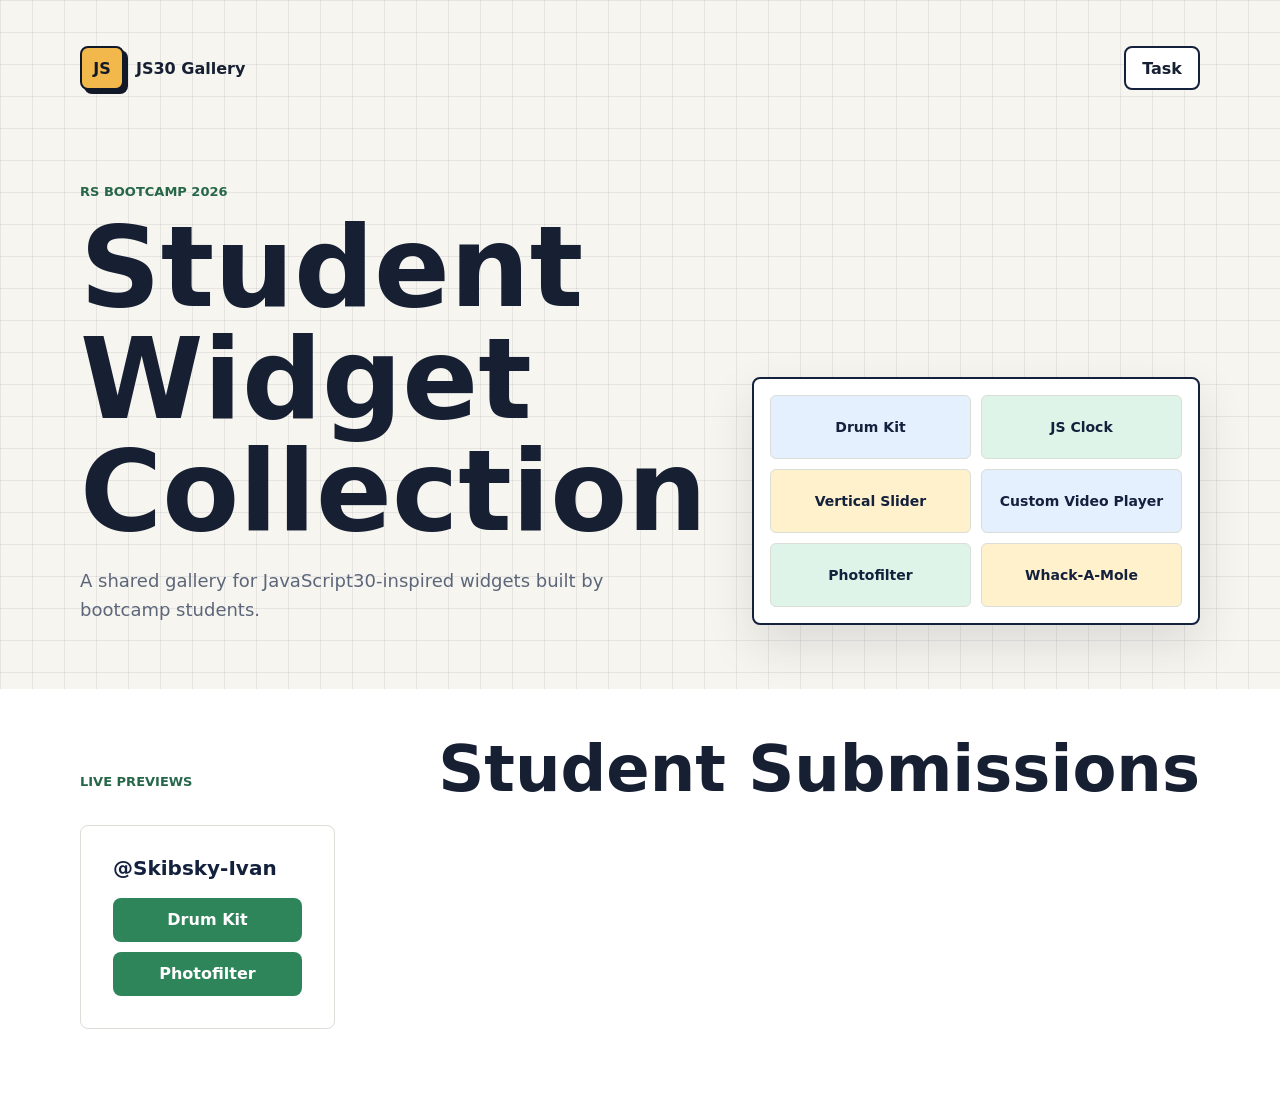
<file: index.html>
<!doctype html>
<html lang="en">
  <head>
    <meta charset="UTF-8" />
    <meta name="viewport" content="width=device-width, initial-scale=1.0" />
    <title>JS30 Widget Gallery</title>
    <link rel="icon" type="image/svg+xml" href="favicon.svg" />
    <link rel="stylesheet" href="styles.css" />
  </head>

  <body>
    <header class="page-header">
      <nav class="topbar" aria-label="Primary navigation">
        <p class="brand" aria-label="JS30 Widget Gallery home">
          <span class="brand-mark" aria-hidden="true">JS</span>
          <span class="brand-text">JS30 Gallery</span>
        </p>
        <a
          class="task-link"
          href="https://github.com/rolling-scopes-school/tasks/blob/master/stage0.5%20Bootcamp/tasks/js30/js30.md">
          Task
        </a>
      </nav>

      <section class="hero" aria-labelledby="page-title">
        <div class="hero-copy">
          <p class="eyebrow">RS Bootcamp 2026</p>
          <h1 id="page-title">Student Widget Collection</h1>
          <p class="hero-text">
            A shared gallery for JavaScript30-inspired widgets built by bootcamp
            students.
          </p>
        </div>

        <div class="hero-panel" aria-label="Available widget types">
          <span>Drum Kit</span>
          <span>JS Clock</span>
          <span>Vertical Slider</span>
          <span>Custom Video Player</span>
          <span>Photofilter</span>
          <span>Whack-A-Mole</span>
        </div>
      </section>
    </header>

    <main class="page-main">
      <section class="gallery-section" aria-labelledby="gallery-title">
        <div class="section-heading">
          <p class="eyebrow">Live previews</p>
          <h2 id="gallery-title">Student Submissions</h2>
        </div>

        <div class="student-grid">
          <article class="student-card">
            <h3 class="student-name">@Skibsky-Ivan</h3>
            <div class="widget-links" aria-label="@Skibsky-Ivan widget links">
              <a class="widget-link" href="./widgets/drum-kit/">Drum Kit</a>
              <a class="widget-link" href="./widgets/photofilter/">Photofilter</a>
            </div>
          </article>
        </div>
      </section>
    </main>
  </body>
</html>
</file>
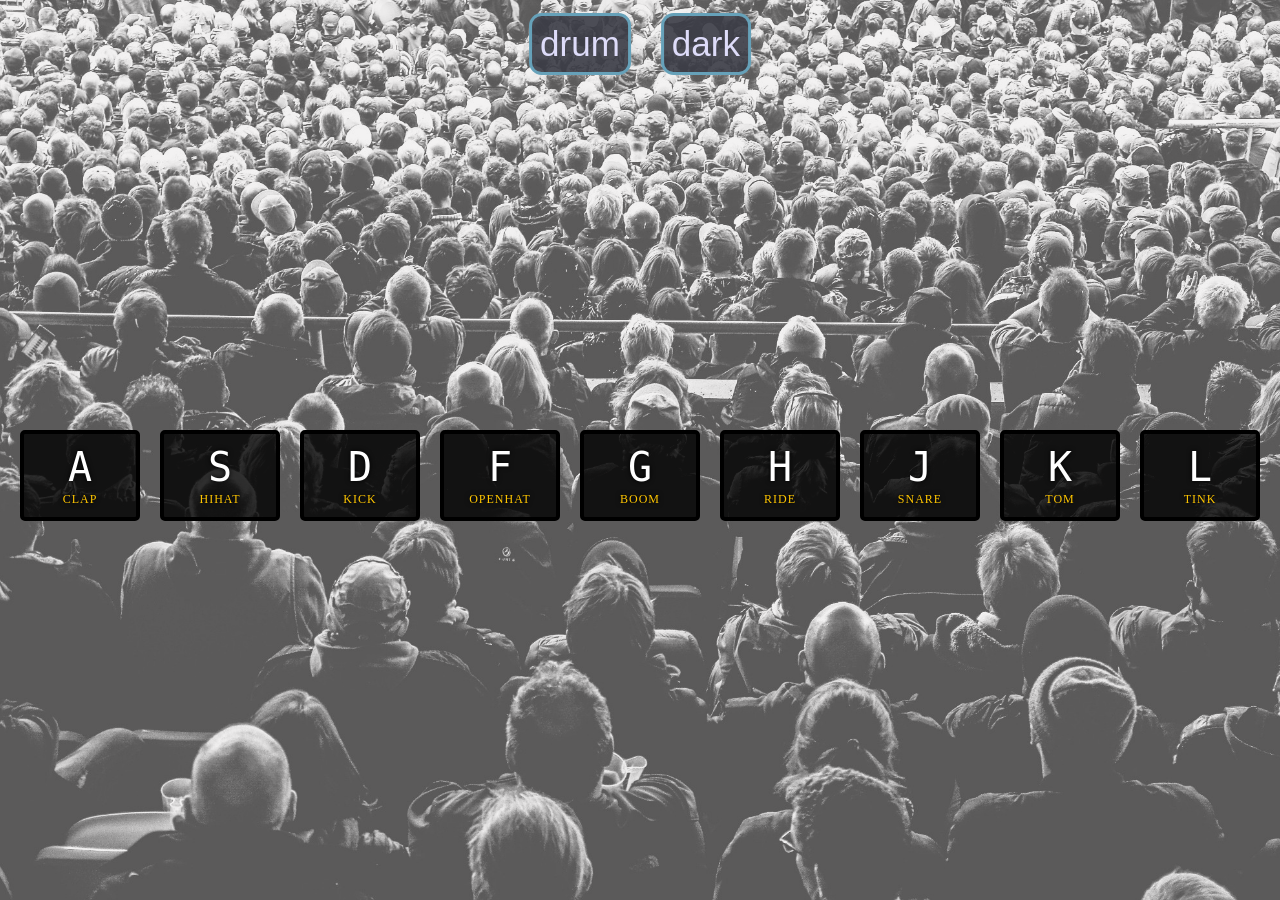
<file: widgets/drum-kit/index.html>
<!doctype html>
<html lang="en">
  <head>
    <meta charset="UTF-8" />
    <meta name="viewport" content="width=device-width, initial-scale=1.0" />
    <title>Drum Kit</title>
    <link rel="stylesheet" href="./styles.css" />
  </head>
  <body>
    <div class="panel">
      <button class="panel-button switch-instrument" data-instrument="drum">
        drum
      </button>
      <button class="panel-button theme-toggle">
        dark
      </button>
    </div>

    <div class="drum active keys-container">
      <div class="drum-key" data-key="a">
        <kbd>a</kbd><span class="sound">clap</span>
      </div>
      <div class="drum-key" data-key="s">
        <kbd>s</kbd><span class="sound">hihat</span>
      </div>
      <div class="drum-key" data-key="d">
        <kbd>d</kbd><span class="sound">kick</span>
      </div>
      <div class="drum-key" data-key="f">
        <kbd>f</kbd><span class="sound">openhat</span>
      </div>
      <div class="drum-key" data-key="g">
        <kbd>g</kbd><span class="sound">boom</span>
      </div>
      <div class="drum-key" data-key="h">
        <kbd>h</kbd><span class="sound">ride</span>
      </div>
      <div class="drum-key" data-key="j">
        <kbd>j</kbd><span class="sound">snare</span>
      </div>
      <div class="drum-key" data-key="k">
        <kbd>k</kbd><span class="sound">tom</span>
      </div>
      <div class="drum-key" data-key="l">
        <kbd>l</kbd><span class="sound">tink</span>
      </div>
    </div>

    <div class="piano keys-container">
      <!-- White keys -->
      <div data-key="a" class="piano-key white"><kbd>a</kbd></div>
      <div data-key="s" class="piano-key white"><kbd>s</kbd></div>
      <div data-key="d" class="piano-key white"><kbd>d</kbd></div>
      <div data-key="f" class="piano-key white"><kbd>f</kbd></div>
      <div data-key="g" class="piano-key white"><kbd>g</kbd></div>
      <div data-key="h" class="piano-key white"><kbd>h</kbd></div>
      <div data-key="j" class="piano-key white"><kbd>j</kbd></div>

      <!-- Black keys -->
      <div data-key="e" class="piano-key black black-e"><kbd>e</kbd></div>
      <div data-key="t" class="piano-key black black-t"><kbd>t</kbd></div>
      <div data-key="y" class="piano-key black black-y"><kbd>y</kbd></div>
      <div data-key="u" class="piano-key black black-u"><kbd>u</kbd></div>
    </div>

    <audio data-key="a"></audio>
    <audio data-key="s"></audio>
    <audio data-key="d"></audio>
    <audio data-key="f"></audio>
    <audio data-key="g"></audio>
    <audio data-key="h"></audio>
    <audio data-key="j"></audio>
    <audio data-key="k"></audio>
    <audio data-key="l"></audio>
    <audio data-key="e"></audio>
    <audio data-key="t"></audio>
    <audio data-key="y"></audio>
    <audio data-key="u"></audio>

    <script src="./script.js"></script>
  </body>
</html>
</file>
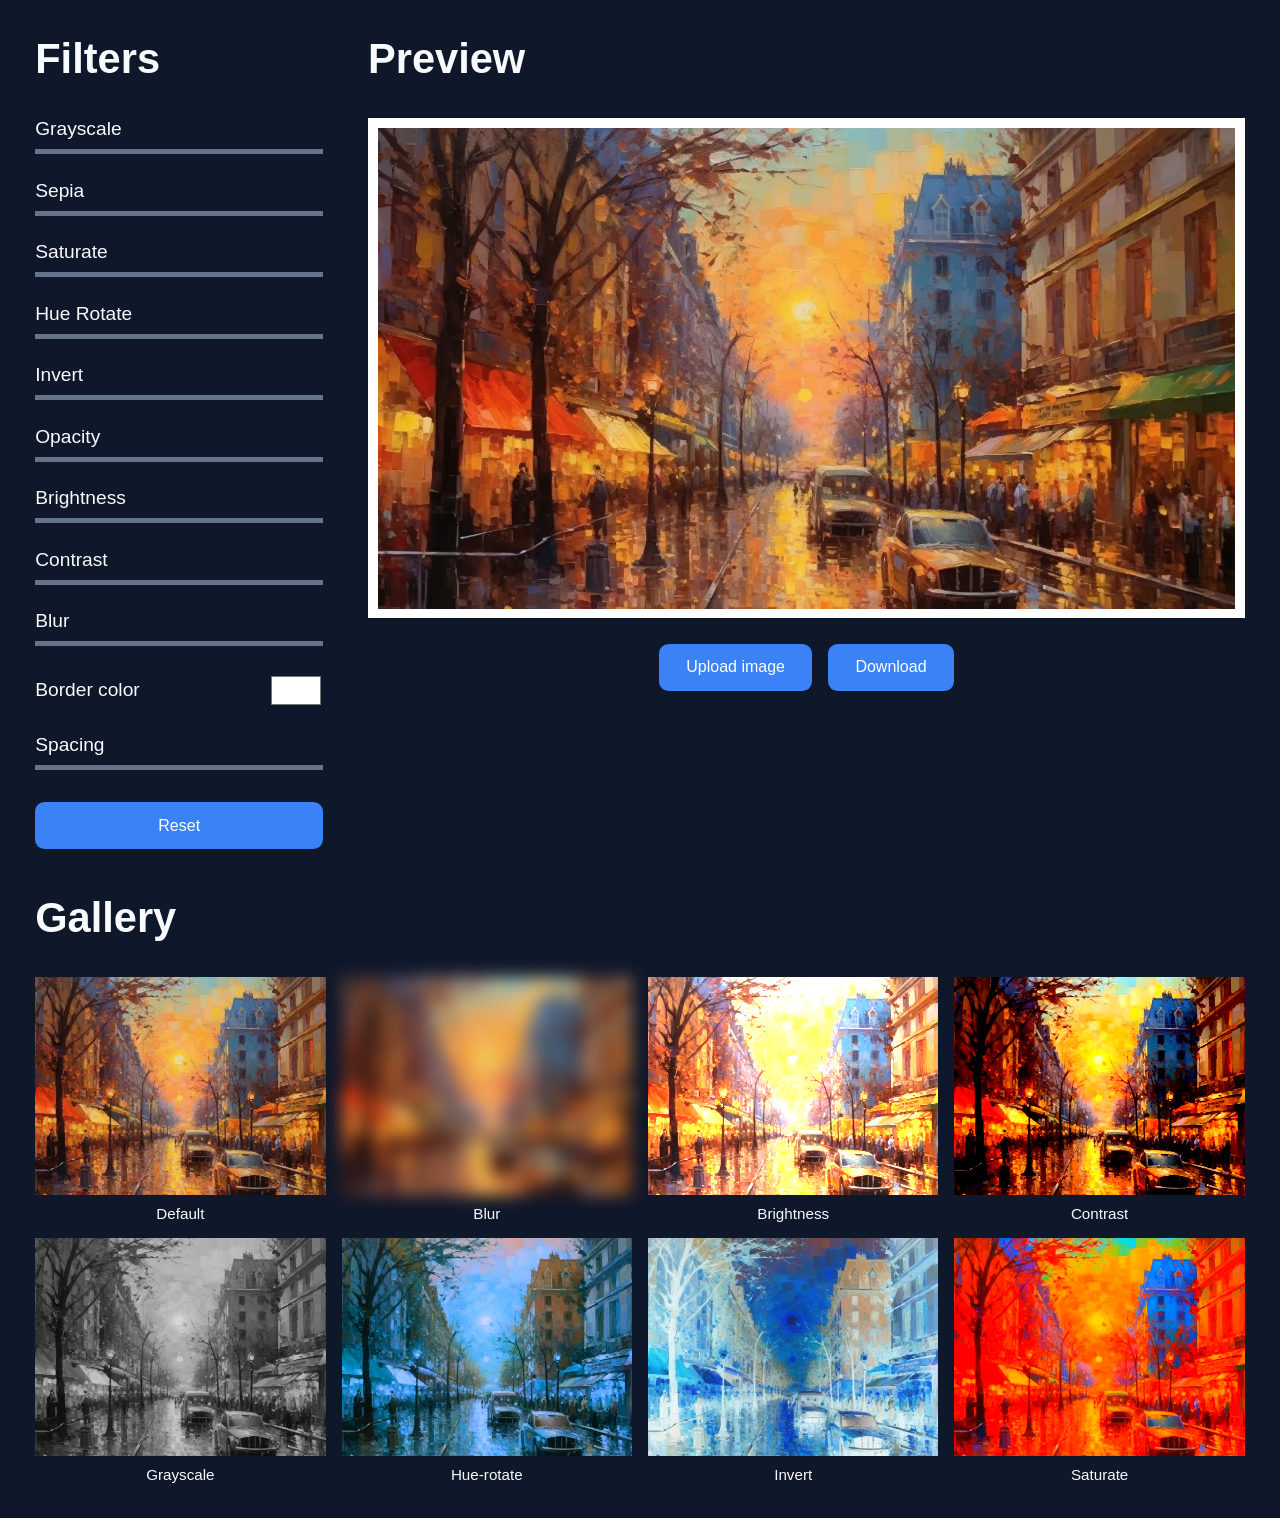
<file: widgets/photofilter/index.html>
<!doctype html>
<html lang="en">
  <head>
    <meta charset="UTF-8" />
    <meta name="viewport" content="width=device-width, initial-scale=1.0" />
    <title>Photo Filter</title>
    <link rel="stylesheet" href="./styles.css" />
  </head>

  <body>
    <main class="main">
      <!-- Filters -->
      <aside class="filters">
        <h2 class="filters-title title">Filters</h2>
        <div class="filters-container">
          <div class="filter">
            <label for="grayscale">Grayscale</label>
            <input
              id="grayscale"
              class="filter-input"
              type="range"
              name="grayscale"
              min="0"
              max="100"
              value="0"
              spep="1"
              data-sizing="%" />
          </div>
          <div class="filter">
            <label for="sepia">Sepia</label>
            <input
              id="sepia"
              class="filter-input"
              type="range"
              name="sepia"
              min="0"
              max="100"
              value="0"
              data-sizing="%" />
          </div>
          <div class="filter">
            <label for="saturate">Saturate</label>
            <input
              id="saturate"
              class="filter-input"
              type="range"
              name="saturate"
              min="0"
              max="5"
              value="1"
              step="1" />
          </div>
          <div class="filter">
            <label for="hue-rotate">Hue Rotate</label>
            <input
              id="hue-rotate"
              class="filter-input"
              type="range"
              name="hue-rotate"
              min="0"
              max="360"
              value="0"
              step="1"
              data-sizing="deg" />
          </div>
          <div class="filter">
            <label for="invert">Invert</label>
            <input
              id="invert"
              class="filter-input"
              type="range"
              name="invert"
              min="0"
              max="100"
              value="0"
              step="1"
              data-sizing="%" />
          </div>
          <div class="filter">
            <label for="opacity">Opacity</label>
            <input
              id="opacity"
              class="filter-input"
              type="range"
              name="opacity"
              min="0"
              max="100"
              value="100"
              data-sizing="%" />
          </div>
          <div class="filter">
            <label for="brightness">Brightness</label>
            <input
              id="brightness"
              class="filter-input"
              type="range"
              name="brightness"
              min="0"
              max="5"
              value="1"
              step="1" />
          </div>
          <div class="filter">
            <label for="contrast">Contrast</label>
            <input
              id="contrast"
              class="filter-input"
              type="range"
              name="contrast"
              min="0"
              max="5"
              value="1"
              step="1" />
          </div>
          <div class="filter">
            <label for="blur">Blur</label>
            <input
              id="blur"
              class="filter-input"
              type="range"
              name="blur"
              min="0"
              max="100"
              value="0"
              step="1"
              data-sizing="px" />
          </div>
          <div class="filter">
            <label for="color">Border color</label>
            <input
              id="color"
              class="filter-input"
              type="color"
              name="color"
              value="#ffffff" />
          </div>
          <div class="filter">
            <label for="spacing">Spacing</label>
            <input
              id="spacing"
              class="filter-input"
              type="range"
              name="spacing"
              min="0"
              max="100"
              value="10"
              data-sizing="px" />
          </div>
        </div>

        <button class="button button-reset">Reset</button>
      </aside>

      <!-- Preview -->
      <section class="preview">
        <h2 class="preview-title title">Preview</h2>
        <img class="preview-image" src="./base-img.webp" alt="Preview image" />
        <div class="load-block">
          <label class="button button-upload" for="image-upload">
            Upload image
          </label>
          <input
            id="image-upload"
            class="file-input"
            type="file"
            accept="image/*" />

          <button class="button button-download" type="button">Download</button>
        </div>
      </section>

      <!-- Gallery -->
      <aside class="gallery">
        <h2 class="gallery-title title">Gallery</h2>
        <div class="gallery-container">
          <div class="gallery-item">
            <img
              class="gallery-item-img"
              data-type-img="Default"
              src="./base-img.webp"
              alt="default img" />
            <span class="gallery-item-name">Default</span>
          </div>
          <div class="gallery-item">
            <img
              class="gallery-item-img"
              data-type-img="Blur"
              src="./base-img.webp"
              alt="blur img" />
            <span class="gallery-item-name">Blur</span>
          </div>
          <div class="gallery-item">
            <img
              class="gallery-item-img"
              data-type-img="Brightness"
              alt="Brightness img"
              src="./base-img.webp" />
            <span class="gallery-item-name">Brightness</span>
          </div>
          <div class="gallery-item">
            <img
              class="gallery-item-img"
              data-type-img="Contrast"
              src="./base-img.webp"
              alt="Contrast img" />
            <span class="gallery-item-name">Contrast</span>
          </div>
          <div class="gallery-item">
            <img
              class="gallery-item-img"
              data-type-img="Grayscale"
              src="./base-img.webp"
              alt="Grayscale img" />
            <span class="gallery-item-name">Grayscale</span>
          </div>
          <div class="gallery-item">
            <img
              class="gallery-item-img"
              data-type-img="Hue-rotate"
              src="./base-img.webp"
              alt="Hue-rotate img" />
            <span class="gallery-item-name">Hue-rotate</span>
          </div>
          <div class="gallery-item">
            <img
              class="gallery-item-img"
              data-type-img="Invert"
              src="./base-img.webp"
              alt="Invert img" />
            <span class="gallery-item-name">Invert</span>
          </div>
          <div class="gallery-item">
            <img
              class="gallery-item-img"
              data-type-img="Saturate"
              src="./base-img.webp"
              alt="Saturate img" />
            <span class="gallery-item-name">Saturate</span>
          </div>
        </div>
      </aside>
    </main>

    <script src="./js/script.js" type="module"></script>
  </body>
</html>
</file>
<file: styles.css>
:root {
  color-scheme: light;
  --bg: #f7f5ef;
  --surface: #ffffff;
  --surface-strong: #14213d;
  --text: #172033;
  --muted: #5c667a;
  --line: #d9ded6;
  --accent: #2f855a;
  --accent-strong: #276749;
  --accent-soft: #dff4e8;
  --warm: #f2b84b;
  --ink: #111827;
  --shadow: 0 1.25rem 3rem rgba(23, 32, 51, 0.12);
}

* {
  box-sizing: border-box;
}

html {
  min-width: 20rem;
  min-height: 100%;
  font-family:
    Inter,
    ui-sans-serif,
    system-ui,
    -apple-system,
    BlinkMacSystemFont,
    'Segoe UI',
    sans-serif;
  color: var(--text);
  background: var(--bg);
}

body {
  min-height: 100vh;
  margin: 0;
}

a {
  color: inherit;
}

.page-header {
  padding: 1rem;
  background:
    linear-gradient(90deg, rgba(20, 33, 61, 0.08) 1px, transparent 1px),
    linear-gradient(rgba(20, 33, 61, 0.08) 1px, transparent 1px), var(--bg);
  background-size: 2rem 2rem;
}

.topbar,
.hero,
.gallery-section {
  width: min(100%, 70rem);
  margin: 0 auto;
}

.topbar {
  display: flex;
  align-items: center;
  justify-content: space-between;
  gap: 1rem;
  padding: 0.875rem 0;
}

.brand {
  display: inline-flex;
  align-items: center;
  min-width: 0;
  gap: 0.75rem;
  font-weight: 800;
  text-decoration: none;
}

.brand-mark {
  display: inline-grid;
  width: 2.75rem;
  height: 2.75rem;
  flex: 0 0 auto;
  place-items: center;
  border: 0.125rem solid var(--ink);
  border-radius: 0.5rem;
  color: var(--ink);
  background: var(--warm);
  box-shadow: 0.25rem 0.25rem 0 var(--ink);
}

.brand-text {
  overflow-wrap: anywhere;
}

.task-link,
.widget-link {
  display: inline-flex;
  align-items: center;
  justify-content: center;
  min-height: 2.75rem;
  border-radius: 0.5rem;
  font-weight: 700;
  text-decoration: none;
  transition:
    transform 180ms ease,
    box-shadow 180ms ease,
    background-color 180ms ease;
}

.task-link {
  padding: 0.625rem 1rem;
  border: 0.125rem solid var(--surface-strong);
  background: var(--surface);
}

.task-link:hover,
.widget-link:hover {
  transform: translateY(-0.125rem);
}

.task-link:focus-visible,
.widget-link:focus-visible {
  outline: 0.25rem solid var(--accent-soft);
  outline-offset: 0.125rem;
}

.hero {
  display: grid;
  grid-template-columns: minmax(0, 1fr) minmax(18rem, 28rem);
  gap: 1.5rem;
  align-items: end;
  padding: 4rem 0 3rem;
}

.hero-copy {
  max-width: 44rem;
}

.eyebrow {
  margin: 0 0 0.75rem;
  color: var(--accent-strong);
  font-size: 0.8125rem;
  font-weight: 800;
  letter-spacing: 0;
  text-transform: uppercase;
}

h1,
h2,
h3,
p {
  overflow-wrap: anywhere;
}

h1,
h2,
h3 {
  margin: 0;
  line-height: 1;
}

h1 {
  max-width: 12ch;
  font-size: clamp(3rem, 12vw, 7rem);
}

h2 {
  font-size: clamp(2rem, 6vw, 4rem);
}

h3 {
  font-size: 1.25rem;
}

.hero-text {
  max-width: 35rem;
  margin: 1.25rem 0 0;
  color: var(--muted);
  font-size: 1.125rem;
  line-height: 1.6;
}

.hero-panel {
  display: grid;
  grid-template-columns: repeat(2, minmax(0, 1fr));
  gap: 0.625rem;
  padding: 1rem;
  border: 0.125rem solid var(--surface-strong);
  border-radius: 0.5rem;
  background: var(--surface);
  box-shadow: var(--shadow);
}

.hero-panel span {
  display: grid;
  min-height: 4rem;
  place-items: center;
  padding: 0.75rem;
  border: 0.0625rem solid var(--line);
  border-radius: 0.375rem;
  color: var(--surface-strong);
  font-size: 0.875rem;
  font-weight: 800;
  text-align: center;
}

.hero-panel span:nth-child(3n + 1) {
  background: #e5f0ff;
}

.hero-panel span:nth-child(3n + 2) {
  background: var(--accent-soft);
}

.hero-panel span:nth-child(3n) {
  background: #fff1cc;
}

.page-main {
  padding: 3rem 1rem 5rem;
  background: var(--surface);
}

.section-heading {
  display: flex;
  align-items: end;
  justify-content: space-between;
  gap: 1rem;
  margin-bottom: 1.5rem;
}

.student-grid {
  display: flex;
  flex-wrap: wrap;
  gap: 2rem;
}

.student-card {
  border: 0.0625rem solid var(--line);
  border-radius: 0.5rem;
  background: var(--surface);
  display: grid;
  gap: 1.25rem;
  padding: 2rem;
  width: fit-content;
  min-width: 255px;
}

.student-name {
  color: var(--surface-strong);
}

.widget-links {
  display: grid;
  gap: 0.625rem;
}

.widget-link {
  padding: 0.75rem 1rem;
  color: #ffffff;
  background: var(--accent);
}

.widget-link:hover {
  background: var(--accent-strong);
  box-shadow: 0 0.75rem 1.5rem rgba(47, 133, 90, 0.22);
}

@media (max-width: 48rem) {
  .hero {
    grid-template-columns: 1fr;
    padding: 2.5rem 0 2rem;
  }

  .section-heading {
    display: block;
  }
}

@media (max-width: 34rem) {
  .page-header,
  .page-main {
    padding-inline: 0.75rem;
  }

  .topbar {
    align-items: flex-start;
    flex-direction: column;
  }

  .task-link {
    width: 100%;
  }

  .hero-panel {
    grid-template-columns: 1fr;
  }
}
</file>
<file: widgets/drum-kit/styles.css>
* {
  margin: 0;
  padding: 0;
  box-sizing: border-box;
}

/* ====================== THEME ====================== */

html[data-theme='dark'] {
  /* Background */
  --bg-overlay: rgba(214, 212, 212, 0.3);

  /* Panel */
  --panel-bg: rgba(58, 59, 69, 0.9);
  --panel-text: #dedcf9;
  --panel-accent: rgb(102, 161, 185);

  /* Accent */
  --accent: #ffc600;

  /* Drum */
  --drum-bg: rgba(0, 0, 0, 0.8);
  --drum-border: #000;
  --drum-text: #fff;
  --drum-shadow: #000;

  /* Piano */
  --piano-bg: #222;

  --white-key-bg: rgb(241, 249, 250);
  --white-key-active: rgb(173, 186, 234);
  --white-key-text: #7b5b43;

  --black-key-bg: rgb(90, 70, 50);
  --black-key-active: rgb(223, 217, 166);
  --black-key-text: #ddd;
}

html[data-theme='light'] {
  /* Background */
  --bg-overlay: rgba(255, 255, 255, 0.35);

  /* Panel */
  --panel-bg: rgba(255, 255, 255, 0.9);
  --panel-text: #222;
  --panel-accent: rgb(70, 130, 180);

  /* Accent */
  --accent: #d49400;

  /* Drum */
  --drum-bg: rgba(255, 255, 255, 0.8);
  --drum-border: #888;
  --drum-text: #222;
  --drum-shadow: transparent;

  /* Piano */
  --piano-bg: #ececec;

  --white-key-bg: #fff;
  --white-key-active: #e4e4e4;
  --white-key-text: #5a4635;

  --black-key-bg: #444;
  --black-key-active: #666;
  --black-key-text: #f5f5f5;
}

/* ====================== BASE ====================== */

html {
  font-size: 10px;
  background: url(./background.jpg) bottom center;
  background-size: cover;
}

body {
  display: flex;
  min-height: 100vh;
  justify-content: center;
  align-items: center;
  background-color: var(--bg-overlay);
}

/* ====================== PANEL ====================== */

.panel {
  display: flex;
  position: fixed;
  top: 1.25rem;
  left: 50%;
  transform: translateX(-50%);
  gap: 3rem;
}

.panel .panel-button {
  padding: 0.8rem;
  border: 0.3rem solid var(--panel-accent);
  border-radius: 1.25rem;
  font-size: 3.5rem;
  background: var(--panel-bg);
  color: var(--panel-text);
  transition: all 0.2s ease;
}

.panel .panel-button:hover {
  box-shadow: 0 0 2rem var(--panel-accent);
}

/* ====================== DRUM ====================== */

.drum {
  display: none;
  margin-top: 5rem;
}

.drum.active {
  display: flex;
}

.drum-key {
  width: 12rem;
  padding: 1rem 0.5rem;
  margin: 1rem;
  text-align: center;
  font-size: 1.5rem;
  border: 0.4rem solid var(--drum-border);
  border-radius: 0.5rem;
  color: var(--drum-text);
  background: var(--drum-bg);
  text-shadow: 0 0 0.5rem var(--drum-shadow);
  transition: all 0.07s ease;
}

.drum-key.playing {
  transform: scale(1.1);
  border-color: var(--accent);
  box-shadow: 0 0 1rem var(--accent);
}

.drum-key kbd {
  display: block;
  font-size: 4rem;
  text-transform: uppercase;
}

.drum-key .sound {
  font-size: 1.2rem;
  color: var(--accent);
  letter-spacing: 0.1rem;
  text-transform: uppercase;
}

/* ====================== PIANO ===================== */

.piano {
  position: relative;
  display: none;
  padding: 2rem;
  background: var(--piano-bg);
  border-radius: 1.2rem;
  z-index: 100;
}

.piano.active {
  display: flex;
}

.piano-key.white {
  width: 9rem;
  height: 25rem;
  background: var(--white-key-bg);
  border-radius: 0 0 1rem 1rem;
  display: flex;
  justify-content: center;
  align-items: flex-end;
  padding-bottom: 1.8rem;
  cursor: pointer;
  position: relative;
  transition: all 0.07s ease;
}

.piano-key.white:not(:last-child) {
  margin-right: 0.5rem;
}

.piano-key.black {
  position: absolute;
  top:2rem;
  width: 5rem;
  height: 14rem;
  background: var(--black-key-bg);
  border-radius: 0 0 1rem 1rem;
  display: flex;
  justify-content: center;
  align-items: flex-end;
  padding-bottom: 1.6rem;
  color: var(--black-key-text);
  cursor: pointer;
  z-index: 200;
  transition:
    background 0.07s ease,
    transform 0.07s ease;
}

.black-e {
  left: 18rem;
}

.black-t {
  left: 37rem;
}

.black-y {
  left: 46.5rem;
}

.black-u {
  left: 56rem;
}

.piano-key kbd {
  font-size: 2rem;
  font-weight: bold;
  text-transform: uppercase;
}

.piano-key.white kbd {
  color: var(--white-key-text);
}

.piano-key.black kbd {
  color: var(--black-key-text);
}

.piano-key.white.playing {
  transform: translateY(0.15rem);
  background: var(--white-key-active);
}

.piano-key.black.playing {
  transform: translateY(0.15rem);
  background: var(--black-key-active);
}
</file>
<file: widgets/photofilter/styles.css>
* {
  margin: 0;
  padding: 0;
  box-sizing: border-box;
}

:root {
  --bg: #0f172a;
  --text: #f8fafc;
  --accent: #3b82f6;
  --track: #64748b;

  --radius: 0.6rem;

  --grayscale: 0;
  --sepia: 0;
  --saturate: 1;
  --hue-rotate: 0;
  --invert: 0;
  --opacity: 100;
  --brightness: 1;
  --contrast: 1;
  --blur: 0;
  --color: #ffffff;
  --spacing: 0.6rem;
}

html {
  font-size: 16px;
}

body {
  font-family: Arial, sans-serif;
  background: var(--bg);
  color: var(--text);
}

img {
  display: block;
  max-width: 100%;
}

button,
input {
  font: inherit;
}

/* ================= Layout ================= */

.main {
  max-width: 125rem;
  margin: 0 auto;
  padding: 2.2rem;
  display: grid;
  grid-template-columns: minmax(10rem, 20rem) minmax(48rem, 58rem) 24rem;
  justify-content: center;
  align-items: start;
  gap: 2.8rem;
}

/* ================= Titles ================= */

.title {
  margin-bottom: 2.2rem;
  font-size: 2.6rem;
  font-weight: 700;
}

/* ================= Filters ================= */

.filters {
  display: flex;
  flex-direction: column;
}

.filters-container {
  display: flex;
  flex-direction: column;
  gap: 1.6rem;
}

.filter {
  display: flex;
  flex-direction: column;
  gap: 0.55rem;
}

.filter label {
  font-size: 1.2rem;
}

.filter:has(input[type='color']) {
  flex-direction: row;
  justify-content: space-between;
  align-items: center;
}

.filter-input[type='range'] {
  appearance: none;
  -webkit-appearance: none;
  width: 100%;
  height: 0.32rem;
  background: var(--track);
  border: none;
  outline: none;
}

.filter-input[type='range']::-moz-range-thumb,
.filter-input[type='range']::-webkit-slider-thumb {
  width: 1.25rem;
  height: 1.25rem;
  border: none;
  border-radius: 50%;
  background: var(--accent);
  cursor: pointer;
}

.filter-input[type='range']::-webkit-slider-thumb {
  appearance: none;
}

.filter-input[type='color'] {
  width: 3.4rem;
  height: 2.3rem;
  background: transparent;
  border: none;
  outline: none;
  cursor: pointer;
}

/* ================= Buttons ================= */

.button {
  padding: 0.9rem 1.7rem;
  border: none;
  border-radius: var(--radius);
  background: var(--accent);
  color: #fff;
  cursor: pointer;
  transition: 0.2s;
  text-align: center;
}

.button:hover {
  opacity: 0.9;
}

.button:active {
  transform: scale(0.98);
}

.button-reset {
  margin-top: 2rem;
  width: 100%;
}

/* ================= Preview ================= */

.preview {
  display: flex;
  flex-direction: column;
}

.preview-image {
  max-width: 100%;
  max-height: 100%;
  width: auto;
  height: auto;
  object-fit: contain;
  filter: 
    grayscale(var(--grayscale)) 
    sepia(var(--sepia))
    saturate(var(--saturate)) 
    hue-rotate(var(--hue-rotate))
    invert(var(--invert)) 
    opacity(var(--opacity)) 
    brightness(var(--brightness))
    contrast(var(--contrast)) 
    blur(var(--blur));
  background: var(--color);
  padding: var(--spacing);
}

/* ================= Upload Block ================= */

.load-block {
  display: flex;
  justify-content: center;
  align-items: center;
  gap: 1rem;
  margin-top: 1.6rem;
}

.file-input {
  display: none;
}

/* ================= Gallery ================= */

.gallery {
  display: flex;
  flex-direction: column;
}

.gallery-container {
  display: grid;
  grid-template-columns: repeat(2, 1fr);
  gap: 1rem;
}

.gallery-item {
  display: flex;
  flex-direction: column;
  gap: 0.2rem;
  cursor: pointer;
}

.gallery-item-img {
  width: 100%;
  aspect-ratio: 4 / 3;
  object-fit: cover;
  transition: transform 0.2s;
}

.gallery-item:hover .gallery-item-img {
  transform: scale(1.04);
}

.gallery-item-name {
  margin-top: 0.45rem;
  text-align: center;
  font-size: 0.95rem;
}

/* ================= Responsive ================= */

@media (max-width: 95rem) {
  .main {
    grid-template-columns: minmax(10rem, 18rem) minmax(40rem, 55rem);
  }

  .gallery {
    grid-column: 1 / -1;
  }

  .gallery-container {
    grid-template-columns: repeat(auto-fill, minmax(15rem, 1fr));
  }
}

@media (max-width: 57rem) {
  .main {
    display: flex;
    flex-direction: column;
    align-items: center;
  }

  .filters {
    width: 100%;
  }

  .filters-container {
    display: grid;
    grid-template-columns: repeat(auto-fit, minmax(10rem, 1fr));
    gap: 1rem 2.5rem;
    width: 100%;
  }

  .button-reset {
    grid-column: 1 / -1;
    justify-self: center;
  }

  .load-block {
    flex-direction: column;
  }

  .button {
    width: 100%;
  }
}
</file>
